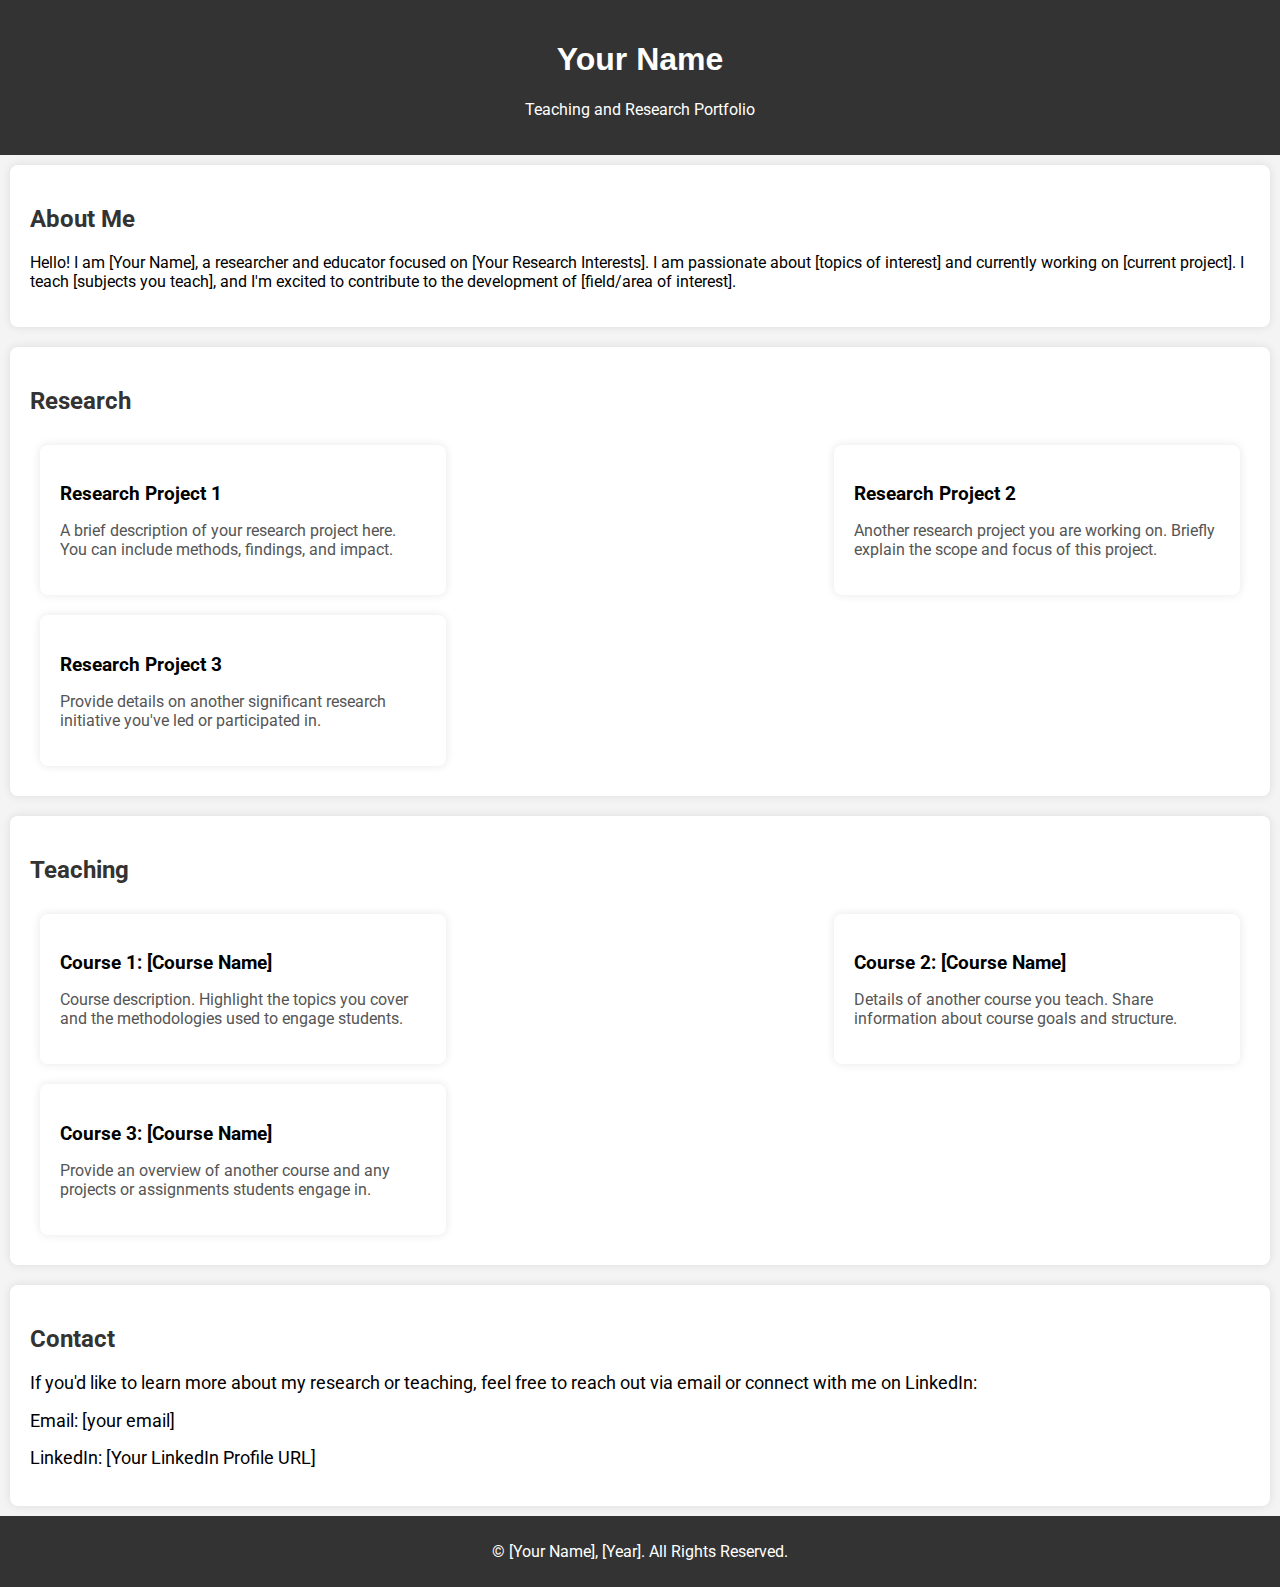
<file: index.html>
<!DOCTYPE html>
<html lang="en">
<head>
    <meta charset="UTF-8">
    <meta name="viewport" content="width=device-width, initial-scale=1.0">
    <meta http-equiv="X-UA-Compatible" content="ie=edge">
    <title>Your Name - Teaching and Research Portfolio</title>
    <link href="https://fonts.googleapis.com/css2?family=Roboto:wght@400;700&family=Khmer+OS+Moul&display=swap" rel="stylesheet">
    <link rel="stylesheet" href="styles.css"> <!-- Link to the external CSS file -->
</head>
<body>

    <header>
        <h1>Your Name</h1>
        <p>Teaching and Research Portfolio</p>
    </header>

    <section>
        <h2>About Me</h2>
        <p>Hello! I am [Your Name], a researcher and educator focused on [Your Research Interests]. I am passionate about [topics of interest] and currently working on [current project]. I teach [subjects you teach], and I'm excited to contribute to the development of [field/area of interest].</p>
    </section>

    <section>
        <h2>Research</h2>
        <div class="content">
            <div class="card">
                <h3>Research Project 1</h3>
                <p>A brief description of your research project here. You can include methods, findings, and impact.</p>
            </div>
            <div class="card">
                <h3>Research Project 2</h3>
                <p>Another research project you are working on. Briefly explain the scope and focus of this project.</p>
            </div>
            <div class="card">
                <h3>Research Project 3</h3>
                <p>Provide details on another significant research initiative you've led or participated in.</p>
            </div>
        </div>
    </section>

    <section>
        <h2>Teaching</h2>
        <div class="content">
            <div class="card">
                <h3>Course 1: [Course Name]</h3>
                <p>Course description. Highlight the topics you cover and the methodologies used to engage students.</p>
            </div>
            <div class="card">
                <h3>Course 2: [Course Name]</h3>
                <p>Details of another course you teach. Share information about course goals and structure.</p>
            </div>
            <div class="card">
                <h3>Course 3: [Course Name]</h3>
                <p>Provide an overview of another course and any projects or assignments students engage in.</p>
            </div>
        </div>
    </section>

    <section class="contact-info">
        <h2>Contact</h2>
        <p>If you'd like to learn more about my research or teaching, feel free to reach out via email or connect with me on LinkedIn:</p>
        <p>Email: [your email]</p>
        <p>LinkedIn: [Your LinkedIn Profile URL]</p>
    </section>

    <footer>
        <p>&copy; [Your Name], [Year]. All Rights Reserved.</p>
    </footer>

</body>
</html>
</file>
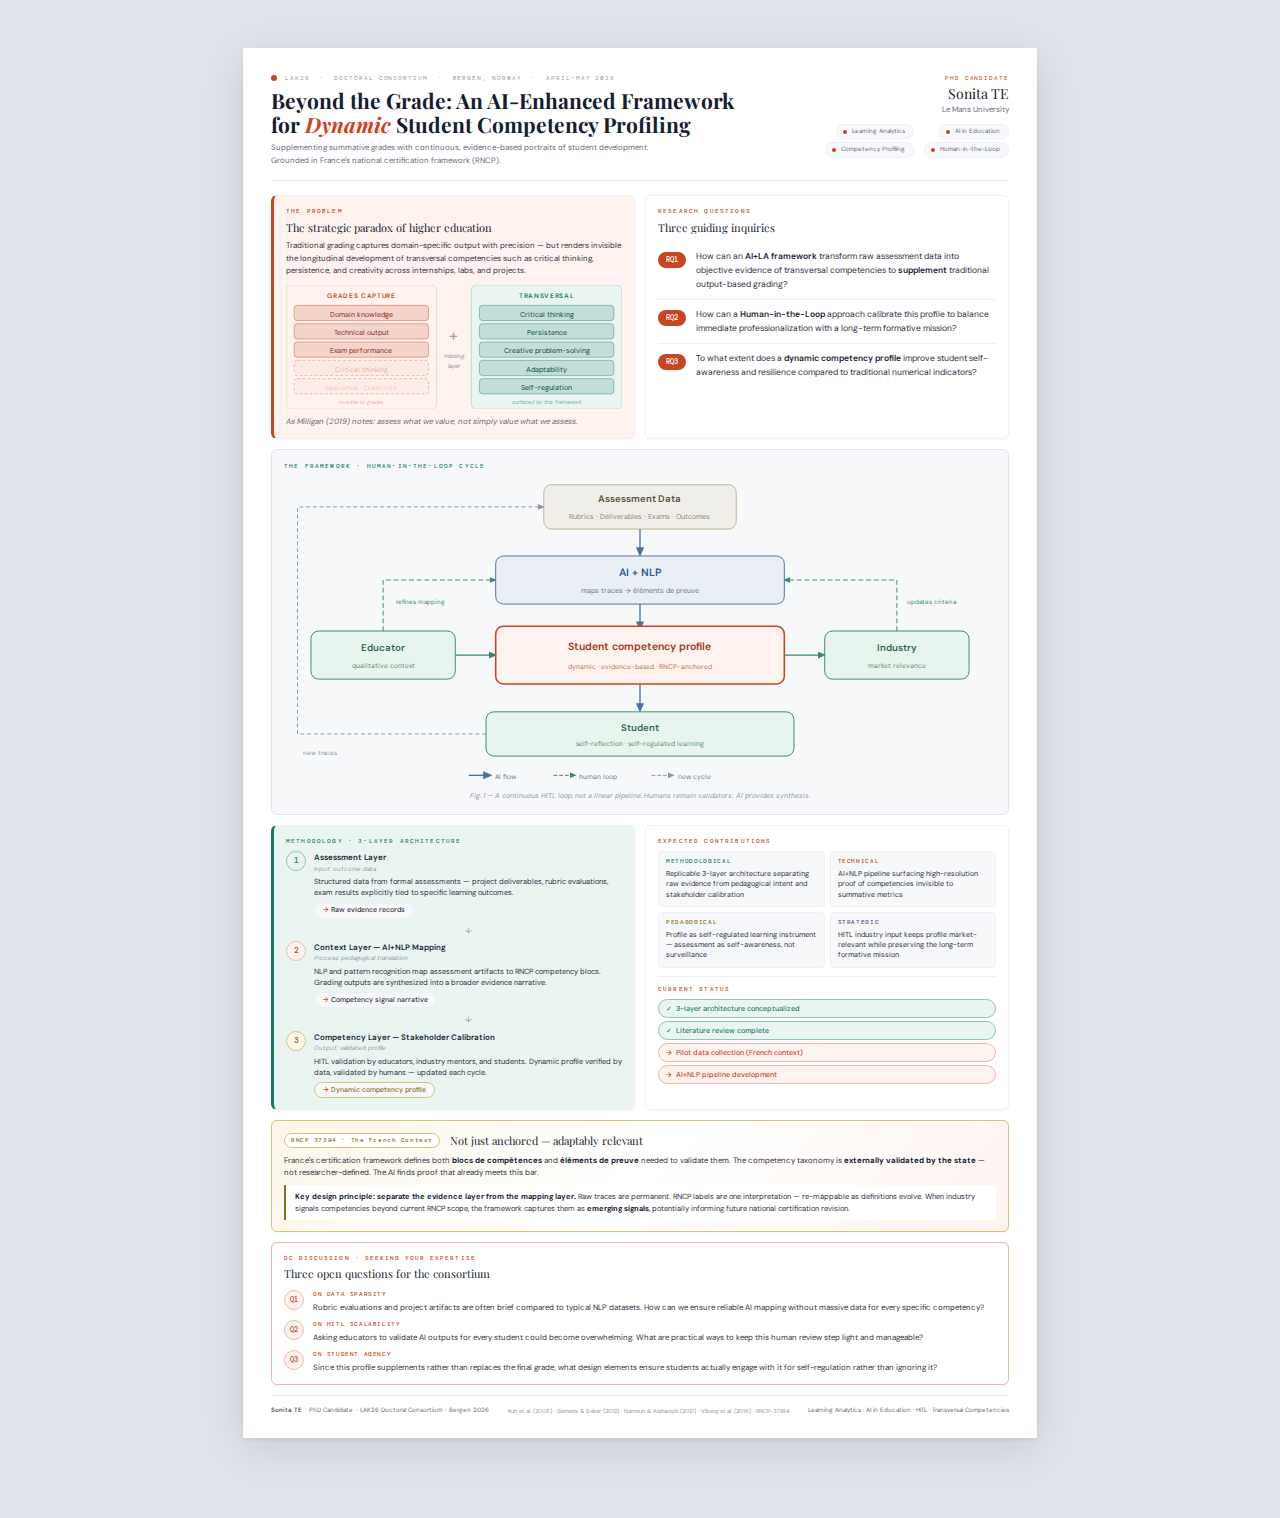
<file: lak26_poster.html>
<!DOCTYPE html>
<html lang="en">
<head>
<meta charset="UTF-8">
<meta name="viewport" content="width=device-width, initial-scale=1.0">
<title>LAK26 DC Poster – Sonita TE</title>
<link href="https://fonts.googleapis.com/css2?family=Playfair+Display:ital,wght@0,700;1,700&family=DM+Sans:wght@300;400;500;600&family=DM+Mono:wght@400;500&display=swap" rel="stylesheet">
<style>
  :root {
    --bg:       #ffffff;
    --bg-soft:  #f7f8fa;
    --bg-card:  #ffffff;
    --border:   #e2e5ec;
    --border-lt:#edf0f5;
    --navy:     #141e33;
    --text:     #2a3040;
    --text-mid: #636b7e;
    --text-lt:  #9099ae;
    --coral:    #c94420;
    --coral-bg: #fef3ef;
    --coral-bd: #f0b8a8;
    --teal:     #167a6a;
    --teal-bg:  #eaf5f2;
    --teal-bd:  #90c4b5;
    --gold:     #8a6e20;
    --gold-bg:  #fbf6e8;
    --gold-bd:  #d8c278;
    --purple:   #5e4590;
  }
  * { margin:0; padding:0; box-sizing:border-box; }
  html, body {
    background: #dfe3ea;
    display: flex;
    justify-content: center;
    padding: 24px 0 40px;
  }
  .poster {
    width: 794px;
    min-height: 1123px;
    background: var(--bg);
    padding: 26px 28px 22px;
    font-family: 'DM Sans', sans-serif;
    color: var(--text);
    font-size: 8px;
    line-height: 1.55;
    box-shadow: 0 2px 4px rgba(0,0,0,.06), 0 10px 40px rgba(0,0,0,.1);
  }

  /* ── HEADER ── */
  .header {
    display: grid; grid-template-columns: 1fr auto; gap: 20px;
    padding-bottom: 14px; border-bottom: 1px solid var(--border); margin-bottom: 14px;
  }
  .conf-tag { display:flex; align-items:center; gap:8px; margin-bottom:6px; }
  .dot { width:6px; height:6px; background:var(--coral); border-radius:50%; flex-shrink:0; }
  .conf-label { font-family:'DM Mono',monospace; font-size:5.8px; letter-spacing:.16em; color:var(--text-lt); text-transform:uppercase; }
  .main-title { font-family:'Playfair Display',serif; font-size:21px; font-weight:700; line-height:1.13; color:var(--navy); margin-bottom:5px; }
  .main-title em { font-style:italic; color:var(--coral); }
  .subtitle { font-size:7.8px; color:var(--text-mid); line-height:1.55; max-width:390px; }
  .header-right { text-align:right; min-width:120px; }
  .phd-label { font-family:'DM Mono',monospace; font-size:5.8px; letter-spacing:.16em; color:var(--coral); text-transform:uppercase; margin-bottom:3px; }
  .author-name { font-family:'Playfair Display',serif; font-size:14px; color:var(--navy); line-height:1.2; }
  .university { font-size:7.8px; color:var(--text-mid); margin-bottom:9px; }
  .tags { display:grid; grid-template-columns:1fr 1fr; gap:3px 6px; justify-items:end; }
  .tag {
    justify-self:end; display:inline-flex; align-items:center;
    font-size:6.2px; color:var(--text-mid); background:var(--bg-soft);
    padding:2px 8px 2px 6px; border-radius:10px; border:0.5px solid var(--border-lt); white-space:nowrap;
  }
  .tag-dot { width:4px; height:4px; background:var(--coral); border-radius:50%; margin-right:5px; flex-shrink:0; }

  /* ── LAYOUT ── */
  .two-col { display:grid; grid-template-columns:1fr 1fr; gap:10px; margin-bottom:10px; }
  .full-w  { margin-bottom:10px; }

  /* ── CARDS ── */
  .card {
    background:var(--bg-card); border:1px solid var(--border-lt);
    border-radius:6px; padding:11px 12px; box-shadow:0 1px 3px rgba(0,0,0,.03);
  }
  .card-coral { border-left:3px solid var(--coral); background:var(--coral-bg); }
  .card-teal  { border-left:3px solid var(--teal);  background:var(--teal-bg); }

  .sec-label {
    font-family:'DM Mono',monospace; font-size:5.8px; letter-spacing:.2em;
    text-transform:uppercase; color:var(--coral); margin-bottom:5px; font-weight:500;
  }
  .sec-label.teal { color:var(--teal); }
  .card-title { font-family:'Playfair Display',serif; font-size:11px; color:var(--navy); line-height:1.25; margin-bottom:5px; }
  p { font-size:7.8px; color:var(--text); margin-bottom:4px; line-height:1.6; }
  p:last-child { margin-bottom:0; }

  /* ── RQ ── */
  .rq-list { list-style:none; display:flex; flex-direction:column; gap:0; }
  .rq-item {
    display:flex; gap:10px; padding:8px 0;
    border-bottom:0.5px solid var(--border-lt); align-items:flex-start;
  }
  .rq-item:last-child { border-bottom:none; padding-bottom:0; }
  .rq-num {
    font-family:'DM Mono',monospace; font-size:6.5px; color:#fff;
    background:var(--coral); border-radius:10px;
    width:28px; height:16px; display:flex; align-items:center; justify-content:center;
    flex-shrink:0; margin-top:2px; font-weight:500; letter-spacing:.04em;
  }
  .rq-text { font-size:8.5px; color:var(--text); line-height:1.6; }
  .rq-text strong { color:var(--navy); font-weight:600; }

  /* ── DIAGRAM ── */
  .diagram-wrap { background:var(--bg-soft); border:1px solid var(--border); border-radius:6px; padding:12px; }
  .diagram-cap { font-size:7px; color:var(--text-lt); font-style:italic; text-align:center; margin-top:6px; }

  /* ── LAYERS ── */
  .layers { display:flex; flex-direction:column; gap:5px; margin-top:5px; }
  .layer { display:grid; grid-template-columns:20px 1fr; gap:8px; align-items:start; }
  .lnum {
    width:20px; height:20px; border-radius:50%;
    display:flex; align-items:center; justify-content:center;
    font-family:'DM Mono',monospace; font-size:7.5px; flex-shrink:0; font-weight:500;
  }
  .l1 { background:var(--teal-bg); color:var(--teal); border:1px solid var(--teal-bd); }
  .l2 { background:var(--coral-bg); color:var(--coral); border:1px solid var(--coral-bd); }
  .l3 { background:var(--gold-bg); color:var(--gold); border:1px solid var(--gold-bd); }
  .l-title { font-size:8px; font-weight:600; color:var(--navy); margin-bottom:1px; }
  .l-sub   { font-size:6.2px; color:var(--text-lt); margin-bottom:2px; font-style:italic; }
  .l-body  { font-size:7.5px; color:var(--text); line-height:1.5; }
  .l-out {
    display:inline-flex; align-items:center; gap:3px;
    background:var(--bg-soft); border-radius:10px;
    padding:1.5px 8px; font-size:7px; color:var(--text); margin-top:4px;
    border:0.5px solid var(--border-lt); font-weight:500;
  }
  .l-out::before { content:'→'; color:var(--coral); }
  .flow-arr { text-align:center; color:var(--text-lt); font-size:8px; margin-left:28px; }

  /* ── CONTRIBUTIONS ── */
  .contrib-grid { display:grid; grid-template-columns:1fr 1fr; gap:5px; margin-top:5px; }
  .contrib-item { background:var(--bg-soft); border-radius:4px; padding:6px 7px; border:0.5px solid var(--border-lt); }
  .c-type { font-family:'DM Mono',monospace; font-size:5.5px; letter-spacing:.12em; text-transform:uppercase; margin-bottom:2px; font-weight:500; }
  .c-type.me { color:var(--teal); } .c-type.te { color:var(--coral); }
  .c-type.pe { color:var(--gold); } .c-type.st { color:var(--purple); }
  .c-text { font-size:7.2px; color:var(--text); line-height:1.45; }

  /* ── STATUS ── */
  .status-grid { display:flex; flex-direction:column; gap:3px; margin-top:5px; }
  .s-item { display:flex; align-items:center; gap:5px; padding:3px 7px; border-radius:10px; font-size:7.2px; font-weight:500; }
  .s-done { background:var(--teal-bg); border:0.5px solid var(--teal-bd); color:var(--teal); }
  .s-prog { background:var(--coral-bg); border:0.5px solid var(--coral-bd); color:var(--coral); }

  hr.div { border:none; border-top:0.5px solid var(--border-lt); margin:8px 0; }

  /* ── RNCP ── */
  .rncp-box {
    background:linear-gradient(135deg,var(--gold-bg) 0%,#fff 50%,var(--coral-bg) 100%);
    border:0.5px solid var(--gold-bd); border-radius:6px; padding:11px 12px; margin-bottom:10px;
    box-shadow:0 1px 3px rgba(0,0,0,.03);
  }
  .rncp-head { display:flex; align-items:center; gap:10px; margin-bottom:5px; }
  .rncp-badge {
    font-family:'DM Mono',monospace; font-size:5.8px; color:var(--gold);
    background:#fff; border:0.5px solid var(--gold-bd);
    padding:2px 6px; border-radius:10px; letter-spacing:.1em; flex-shrink:0; font-weight:500;
  }
  .rncp-title { font-family:'Playfair Display',serif; font-size:11px; color:var(--navy); }
  .rncp-body { font-size:7.8px; color:var(--text); line-height:1.6; }
  .rncp-body strong { color:var(--navy); }
  .principle {
    background:#fff; border-left:2px solid var(--gold);
    padding:6px 9px; margin-top:6px; border-radius:0 4px 4px 0;
    font-size:7.5px; color:var(--text); line-height:1.55;
  }
  .principle strong { color:var(--navy); }

  /* ── DC ── */
  .dc-box {
    background:var(--bg-card); border:0.5px solid var(--coral-bd);
    border-radius:6px; padding:11px 12px; margin-bottom:10px;
    box-shadow:0 1px 3px rgba(0,0,0,.03);
  }
  .dc-label { font-family:'DM Mono',monospace; font-size:5.8px; letter-spacing:.18em; text-transform:uppercase; color:var(--coral); margin-bottom:2px; font-weight:500; }
  .dc-title { font-family:'Playfair Display',serif; font-size:11px; color:var(--navy); margin-bottom:8px; }
  .dc-qs { display:flex; flex-direction:column; gap:7px; }
  .dc-q { display:grid; grid-template-columns:22px 1fr; gap:7px; align-items:start; }
  .dc-icon {
    width:20px; height:20px; background:var(--coral-bg); border:0.5px solid var(--coral-bd);
    border-radius:50%; display:flex; align-items:center; justify-content:center;
    font-family:'DM Mono',monospace; font-size:6.5px; color:var(--coral); flex-shrink:0; font-weight:500;
  }
  .dc-qlabel { font-family:'DM Mono',monospace; font-size:6px; color:var(--coral); letter-spacing:.1em; text-transform:uppercase; margin-bottom:2px; font-weight:500; }
  .dc-qtext  { font-size:7.8px; color:var(--text); line-height:1.5; }

  /* ── FOOTER ── */
  .footer {
    border-top:0.5px solid var(--border); padding-top:10px; margin-top:6px;
    display:flex; justify-content:space-between; align-items:center; gap:10px;
  }
  .f-left  { font-size:6.2px; color:var(--text-mid); }
  .f-left strong { color:var(--text); font-weight:500; }
  .f-mid   { font-size:5.8px; color:var(--text-lt); text-align:center; }
  .f-right { font-size:6.2px; color:var(--text-mid); text-align:right; }
</style>
</head>
<body>
<div class="poster">

  <!-- HEADER -->
  <div class="header">
    <div>
      <div class="conf-tag">
        <div class="dot"></div>
        <span class="conf-label">LAK26 &nbsp;·&nbsp; Doctoral Consortium &nbsp;·&nbsp; Bergen, Norway &nbsp;·&nbsp; April–May 2026</span>
      </div>
      <div class="main-title">Beyond the Grade: An AI-Enhanced Framework<br>for <em>Dynamic</em> Student Competency Profiling</div>
      <div class="subtitle" style="margin-top:5px;">Supplementing summative grades with continuous, evidence-based portraits of student development.<br>Grounded in France's national certification framework (RNCP).</div>
    </div>
    <div class="header-right">
      <div class="phd-label">PhD Candidate</div>
      <div class="author-name">Sonita TE</div>
      <div class="university">Le Mans University</div>
      <div class="tags">
        <div class="tag"><span class="tag-dot"></span>Learning Analytics</div>
        <div class="tag"><span class="tag-dot"></span>AI in Education</div>
        <div class="tag"><span class="tag-dot"></span>Competency Profiling</div>
        <div class="tag"><span class="tag-dot"></span>Human-in-the-Loop</div>
      </div>
    </div>
  </div>

  <!-- ROW 1: Problem + RQs -->
  <div class="two-col">
    <div class="card card-coral">
      <div class="sec-label">The Problem</div>
      <div class="card-title">The strategic paradox of higher education</div>
      <p>Traditional grading captures domain-specific output with precision — but renders invisible the longitudinal development of transversal competencies such as critical thinking, persistence, and creativity across internships, labs, and projects.</p>

      <svg viewBox="0 0 330 122" xmlns="http://www.w3.org/2000/svg" style="width:100%;display:block;margin:8px 0 6px;">
        <!-- Left: Grades capture -->
        <rect x="0" y="0" width="148" height="122" rx="5" fill="#fef3ef" stroke="#f0b8a8" stroke-width="0.5"/>
        <text x="74" y="13" text-anchor="middle" font-family="DM Sans" font-size="6.5" fill="#c94420" font-weight="600" letter-spacing="0.1em">GRADES CAPTURE</text>
        <rect x="8" y="20" width="132" height="15" rx="3" fill="#c94420" fill-opacity="0.18" stroke="#c94420" stroke-width="0.4"/>
        <text x="74" y="31" text-anchor="middle" font-family="DM Sans" font-size="7" fill="#8a3010">Domain knowledge</text>
        <rect x="8" y="38" width="132" height="15" rx="3" fill="#c94420" fill-opacity="0.18" stroke="#c94420" stroke-width="0.4"/>
        <text x="74" y="49" text-anchor="middle" font-family="DM Sans" font-size="7" fill="#8a3010">Technical output</text>
        <rect x="8" y="56" width="132" height="15" rx="3" fill="#c94420" fill-opacity="0.18" stroke="#c94420" stroke-width="0.4"/>
        <text x="74" y="67" text-anchor="middle" font-family="DM Sans" font-size="7" fill="#8a3010">Exam performance</text>
        <rect x="8" y="74" width="132" height="15" rx="3" fill="#c94420" fill-opacity="0.05" stroke="#c94420" stroke-width="0.3" stroke-dasharray="3,2"/>
        <text x="74" y="85" text-anchor="middle" font-family="DM Sans" font-size="6.5" fill="#c94420" fill-opacity="0.4">Critical thinking</text>
        <rect x="8" y="92" width="132" height="15" rx="3" fill="#c94420" fill-opacity="0.03" stroke="#c94420" stroke-width="0.3" stroke-dasharray="3,2"/>
        <text x="74" y="103" text-anchor="middle" font-family="DM Sans" font-size="6.5" fill="#c94420" fill-opacity="0.28">Resilience · Creativity</text>
        <text x="74" y="117" text-anchor="middle" font-family="DM Sans" font-size="5.5" fill="#c94420" fill-opacity="0.4" font-style="italic">invisible to grades</text>
        <!-- Middle -->
        <text x="165" y="55" text-anchor="middle" font-family="DM Sans" font-size="16" fill="#9099ae">+</text>
        <text x="165" y="72" text-anchor="middle" font-family="DM Sans" font-size="6" fill="#9099ae" font-style="italic">missing</text>
        <text x="165" y="82" text-anchor="middle" font-family="DM Sans" font-size="6" fill="#9099ae" font-style="italic">layer</text>
        <!-- Right: Transversal -->
        <rect x="182" y="0" width="148" height="122" rx="5" fill="#eaf5f2" stroke="#90c4b5" stroke-width="0.5"/>
        <text x="256" y="13" text-anchor="middle" font-family="DM Sans" font-size="6.5" fill="#167a6a" font-weight="600" letter-spacing="0.1em">TRANSVERSAL</text>
        <rect x="190" y="20" width="132" height="15" rx="3" fill="#167a6a" fill-opacity="0.18" stroke="#167a6a" stroke-width="0.4"/>
        <text x="256" y="31" text-anchor="middle" font-family="DM Sans" font-size="7" fill="#0a4a3a">Critical thinking</text>
        <rect x="190" y="38" width="132" height="15" rx="3" fill="#167a6a" fill-opacity="0.18" stroke="#167a6a" stroke-width="0.4"/>
        <text x="256" y="49" text-anchor="middle" font-family="DM Sans" font-size="7" fill="#0a4a3a">Persistence</text>
        <rect x="190" y="56" width="132" height="15" rx="3" fill="#167a6a" fill-opacity="0.18" stroke="#167a6a" stroke-width="0.4"/>
        <text x="256" y="67" text-anchor="middle" font-family="DM Sans" font-size="7" fill="#0a4a3a">Creative problem-solving</text>
        <rect x="190" y="74" width="132" height="15" rx="3" fill="#167a6a" fill-opacity="0.18" stroke="#167a6a" stroke-width="0.4"/>
        <text x="256" y="85" text-anchor="middle" font-family="DM Sans" font-size="7" fill="#0a4a3a">Adaptability</text>
        <rect x="190" y="92" width="132" height="15" rx="3" fill="#167a6a" fill-opacity="0.18" stroke="#167a6a" stroke-width="0.4"/>
        <text x="256" y="103" text-anchor="middle" font-family="DM Sans" font-size="7" fill="#0a4a3a">Self-regulation</text>
        <text x="256" y="117" text-anchor="middle" font-family="DM Sans" font-size="5.5" fill="#167a6a" fill-opacity="0.6" font-style="italic">surfaced by this framework</text>
      </svg>

      <p style="font-style:italic;color:var(--text-mid);">As Milligan (2019) notes: assess what we value, not simply value what we assess.</p>
    </div>

    <div class="card">
      <div class="sec-label">Research Questions</div>
      <div class="card-title" style="margin-bottom:8px;">Three guiding inquiries</div>
      <ul class="rq-list">
        <li class="rq-item">
          <span class="rq-num">RQ1</span>
          <span class="rq-text">How can an <strong>AI+LA framework</strong> transform raw assessment data into objective evidence of transversal competencies to <strong>supplement</strong> traditional output-based grading?</span>
        </li>
        <li class="rq-item">
          <span class="rq-num">RQ2</span>
          <span class="rq-text">How can a <strong>Human-in-the-Loop</strong> approach calibrate this profile to balance immediate professionalization with a long-term formative mission?</span>
        </li>
        <li class="rq-item">
          <span class="rq-num">RQ3</span>
          <span class="rq-text">To what extent does a <strong>dynamic competency profile</strong> improve student self-awareness and resilience compared to traditional numerical indicators?</span>
        </li>
      </ul>
    </div>
  </div>

  <!-- ROW 2: Framework Diagram -->
  <div class="diagram-wrap full-w">
    <div class="sec-label teal">The Framework · Human-in-the-Loop Cycle</div>
    <svg viewBox="0 0 740 318" xmlns="http://www.w3.org/2000/svg" style="width:100%;display:block;margin:8px 0 2px;">
      <defs>
        <marker id="aBlue"  markerWidth="7" markerHeight="7" refX="5" refY="3" orient="auto"><path d="M0,0 L0,6 L7,3 z" fill="#4a72a0"/></marker>
        <marker id="aGreen" markerWidth="7" markerHeight="7" refX="5" refY="3" orient="auto"><path d="M0,0 L0,6 L7,3 z" fill="#3a8a5f"/></marker>
        <marker id="aGray"  markerWidth="7" markerHeight="7" refX="5" refY="3" orient="auto"><path d="M0,0 L0,6 L7,3 z" fill="#8a95a8"/></marker>
      </defs>

      <!-- Assessment Data (beige) -->
      <rect x="270" y="6" width="200" height="46" rx="8" fill="#f0eee8" stroke="#c0b090" stroke-width="1"/>
      <text x="370" y="24" text-anchor="middle" font-family="DM Sans" font-size="10" fill="#5a5040" font-weight="600">Assessment Data</text>
      <text x="370" y="42" text-anchor="middle" font-family="DM Sans" font-size="7.5" fill="#908878">Rubrics · Deliverables · Exams · Outcomes</text>

      <!-- Assessment Data → AI+NLP -->
      <line x1="370" y1="52" x2="370" y2="78" stroke="#4a72a0" stroke-width="1.4" marker-end="url(#aBlue)"/>

      <!-- AI+NLP (blue) -->
      <rect x="220" y="80" width="300" height="50" rx="8" fill="#eaeff6" stroke="#4a72a0" stroke-width="1"/>
      <text x="370" y="101" text-anchor="middle" font-family="DM Sans" font-size="11" fill="#2a5a8a" font-weight="600">AI + NLP</text>
      <text x="370" y="118" text-anchor="middle" font-family="DM Sans" font-size="7.5" fill="#6a7a90">maps traces → éléments de preuve</text>

      <!-- AI+NLP → Profile -->
      <line x1="370" y1="130" x2="370" y2="155" stroke="#4a72a0" stroke-width="1.4" marker-end="url(#aBlue)"/>

      <!-- Educator (green, left) -->
      <rect x="28" y="158" width="150" height="50" rx="8" fill="#e8f4ee" stroke="#3a8a5f" stroke-width="1"/>
      <text x="103" y="179" text-anchor="middle" font-family="DM Sans" font-size="10" fill="#2a6a4a" font-weight="600">Educator</text>
      <text x="103" y="196" text-anchor="middle" font-family="DM Sans" font-size="7" fill="#5a8a6a">qualitative context</text>

      <!-- Student competency profile (coral, center) -->
      <rect x="220" y="153" width="300" height="60" rx="8" fill="#fef3ef" stroke="#c94420" stroke-width="1.6"/>
      <text x="370" y="178" text-anchor="middle" font-family="DM Sans" font-size="11" fill="#a03818" font-weight="600">Student competency profile</text>
      <text x="370" y="197" text-anchor="middle" font-family="DM Sans" font-size="7" fill="#c07050">dynamic · evidence-based · RNCP-anchored</text>

      <!-- Industry (green, right) -->
      <rect x="562" y="158" width="150" height="50" rx="8" fill="#e8f4ee" stroke="#3a8a5f" stroke-width="1"/>
      <text x="637" y="179" text-anchor="middle" font-family="DM Sans" font-size="10" fill="#2a6a4a" font-weight="600">Industry</text>
      <text x="637" y="196" text-anchor="middle" font-family="DM Sans" font-size="7" fill="#5a8a6a">market relevance</text>

      <!-- Educator → Profile -->
      <line x1="178" y1="183" x2="219" y2="183" stroke="#3a8a5f" stroke-width="1.2" marker-end="url(#aGreen)"/>
      <!-- Profile → Industry -->
      <line x1="520" y1="183" x2="561" y2="183" stroke="#3a8a5f" stroke-width="1.2" marker-end="url(#aGreen)"/>

      <!-- Profile → Student -->
      <line x1="370" y1="213" x2="370" y2="240" stroke="#4a72a0" stroke-width="1.4" marker-end="url(#aBlue)"/>

      <!-- Student (green, bottom) -->
      <rect x="210" y="242" width="320" height="46" rx="8" fill="#e8f4ee" stroke="#3a8a5f" stroke-width="1"/>
      <text x="370" y="262" text-anchor="middle" font-family="DM Sans" font-size="10" fill="#2a6a4a" font-weight="600">Student</text>
      <text x="370" y="278" text-anchor="middle" font-family="DM Sans" font-size="7" fill="#5a8a6a">self-reflection · self-regulated learning</text>

      <!-- Human loop LEFT: Educator up → horizontal → AI+NLP -->
      <path d="M103,158 L103,105 L219,105" stroke="#3a8a5f" stroke-width="1" fill="none" stroke-dasharray="5,3" marker-end="url(#aGreen)"/>
      <text x="116" y="130" font-family="DM Sans" font-size="6.5" fill="#3a8a5f">refines mapping</text>

      <!-- Human loop RIGHT: Industry up → horizontal → AI+NLP -->
      <path d="M637,158 L637,105 L521,105" stroke="#3a8a5f" stroke-width="1" fill="none" stroke-dasharray="5,3" marker-end="url(#aGreen)"/>
      <text x="648" y="130" font-family="DM Sans" font-size="6.5" fill="#3a8a5f">updates criteria</text>

      <!-- New cycle: Student → outer left → Assessment Data -->
      <path d="M210,265 L14,265 L14,29 L269,29" stroke="#8a95a8" stroke-width="1" fill="none" stroke-dasharray="4,3" marker-end="url(#aGray)"/>
      <text x="20" y="287" font-family="DM Sans" font-size="6.5" fill="#8a95a8">new traces</text>

      <!-- Legend -->
      <line x1="192" y1="308" x2="214" y2="308" stroke="#4a72a0" stroke-width="1.4" marker-end="url(#aBlue)"/>
      <text x="219" y="312" font-family="DM Sans" font-size="7" fill="#6a7a90">AI flow</text>
      <line x1="280" y1="308" x2="302" y2="308" stroke="#3a8a5f" stroke-width="1" stroke-dasharray="4,2" marker-end="url(#aGreen)"/>
      <text x="307" y="312" font-family="DM Sans" font-size="7" fill="#6a7a90">human loop</text>
      <line x1="382" y1="308" x2="404" y2="308" stroke="#8a95a8" stroke-width="1" stroke-dasharray="4,2" marker-end="url(#aGray)"/>
      <text x="409" y="312" font-family="DM Sans" font-size="7" fill="#6a7a90">new cycle</text>
    </svg>
    <div class="diagram-cap">Fig. 1 — A continuous HITL loop, not a linear pipeline. Humans remain validators; AI provides synthesis.</div>
  </div>

  <!-- ROW 3: Methodology + Contributions -->
  <div class="two-col">
    <div class="card card-teal">
      <div class="sec-label teal">Methodology · 3-Layer Architecture</div>
      <div class="layers">
        <div class="layer">
          <div class="lnum l1">1</div>
          <div>
            <div class="l-title">Assessment Layer</div>
            <div class="l-sub">Input: outcome data</div>
            <div class="l-body">Structured data from formal assessments — project deliverables, rubric evaluations, exam results explicitly tied to specific learning outcomes.</div>
            <span class="l-out">Raw evidence records</span>
          </div>
        </div>
        <div class="flow-arr">↓</div>
        <div class="layer">
          <div class="lnum l2">2</div>
          <div>
            <div class="l-title">Context Layer — AI+NLP Mapping</div>
            <div class="l-sub">Process: pedagogical translation</div>
            <div class="l-body">NLP and pattern recognition map assessment artifacts to RNCP competency blocs. Grading outputs are synthesized into a broader evidence narrative.</div>
            <span class="l-out">Competency signal narrative</span>
          </div>
        </div>
        <div class="flow-arr">↓</div>
        <div class="layer">
          <div class="lnum l3">3</div>
          <div>
            <div class="l-title">Competency Layer — Stakeholder Calibration</div>
            <div class="l-sub">Output: validated profile</div>
            <div class="l-body">HITL validation by educators, industry mentors, and students. Dynamic profile verified by data, validated by humans — updated each cycle.</div>
            <span class="l-out" style="border-color:var(--gold-bd);color:var(--gold);">Dynamic competency profile</span>
          </div>
        </div>
      </div>
    </div>

    <div class="card">
      <div class="sec-label">Expected Contributions</div>
      <div class="contrib-grid">
        <div class="contrib-item"><div class="c-type me">Methodological</div><div class="c-text">Replicable 3-layer architecture separating raw evidence from pedagogical intent and stakeholder calibration</div></div>
        <div class="contrib-item"><div class="c-type te">Technical</div><div class="c-text">AI+NLP pipeline surfacing high-resolution proof of competencies invisible to summative metrics</div></div>
        <div class="contrib-item"><div class="c-type pe">Pedagogical</div><div class="c-text">Profile as self-regulated learning instrument — assessment as self-awareness, not surveillance</div></div>
        <div class="contrib-item"><div class="c-type st">Strategic</div><div class="c-text">HITL industry input keeps profile market-relevant while preserving the long-term formative mission</div></div>
      </div>
      <hr class="div">
      <div class="sec-label">Current Status</div>
      <div class="status-grid">
        <div class="s-item s-done">✓&ensp;3-layer architecture conceptualized</div>
        <div class="s-item s-done">✓&ensp;Literature review complete</div>
        <div class="s-item s-prog">→&ensp;Pilot data collection (French context)</div>
        <div class="s-item s-prog">→&ensp;AI+NLP pipeline development</div>
      </div>
    </div>
  </div>

  <!-- RNCP -->
  <div class="rncp-box">
    <div class="rncp-head">
      <div class="rncp-badge">RNCP 37394 · The French Context</div>
      <div class="rncp-title">Not just anchored — adaptably relevant</div>
    </div>
    <div class="rncp-body">
      France's certification framework defines both <strong>blocs de compétences</strong> and <strong>éléments de preuve</strong> needed to validate them. The competency taxonomy is <strong>externally validated by the state</strong> — not researcher-defined. The AI finds proof that already meets this bar.
    </div>
    <div class="principle">
      <strong>Key design principle: separate the evidence layer from the mapping layer.</strong> Raw traces are permanent. RNCP labels are one interpretation — re-mappable as definitions evolve. When industry signals competencies beyond current RNCP scope, the framework captures them as <strong>emerging signals</strong>, potentially informing future national certification revision.
    </div>
  </div>

  <!-- DC Discussion -->
  <div class="dc-box">
    <div class="dc-label">DC Discussion · Seeking Your Expertise</div>
    <div class="dc-title">Three open questions for the consortium</div>
    <div class="dc-qs">
      <div class="dc-q">
        <div class="dc-icon">Q1</div>
        <div>
          <div class="dc-qlabel">On Data Sparsity</div>
          <div class="dc-qtext">Rubric evaluations and project artifacts are often brief compared to typical NLP datasets. How can we ensure reliable AI mapping without massive data for every specific competency?</div>
        </div>
      </div>
      <div class="dc-q">
        <div class="dc-icon">Q2</div>
        <div>
          <div class="dc-qlabel">On HITL Scalability</div>
          <div class="dc-qtext">Asking educators to validate AI outputs for every student could become overwhelming. What are practical ways to keep this human review step light and manageable?</div>
        </div>
      </div>
      <div class="dc-q">
        <div class="dc-icon">Q3</div>
        <div>
          <div class="dc-qlabel">On Student Agency</div>
          <div class="dc-qtext">Since this profile supplements rather than replaces the final grade, what design elements ensure students actually engage with it for self-regulation rather than ignoring it?</div>
        </div>
      </div>
    </div>
  </div>

  <!-- FOOTER -->
  <div class="footer">
    <div class="f-left"><strong>Sonita TE</strong>&ensp;·&ensp;PhD Candidate&ensp;·&ensp;LAK26 Doctoral Consortium&ensp;·&ensp;Bergen 2026</div>
    <div class="f-mid">Kuh et al. (2008) · Siemens &amp; Baker (2012) · Namoun &amp; Alshanqiti (2021) · Viberg et al. (2018) · RNCP-37394</div>
    <div class="f-right">Learning Analytics · AI in Education · HITL · Transversal Competencies</div>
  </div>

</div>
</body>
</html>
</file>
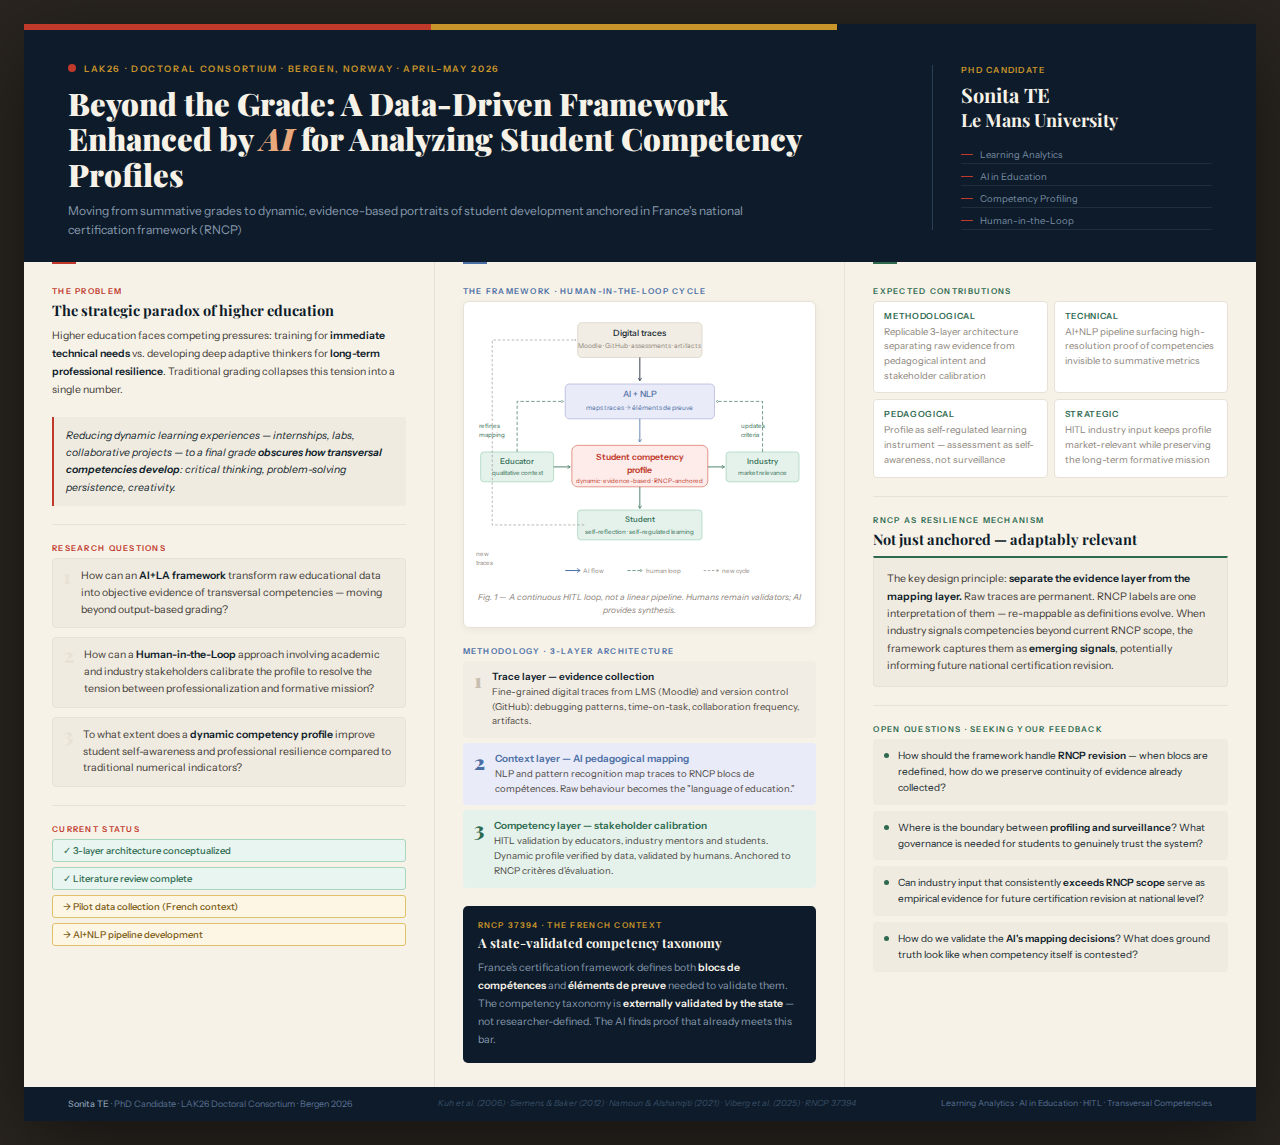
<file: lak26_poster_v2.html>
<!DOCTYPE html>
<html lang="en">
<head>
<meta charset="UTF-8">
<title>LAK26 DC Poster – Sonita TE</title>
<link href="https://fonts.googleapis.com/css2?family=Playfair+Display:ital,wght@0,700;0,900;1,700&family=Instrument+Sans:wght@300;400;500;600&display=swap" rel="stylesheet">
<style>
* { box-sizing: border-box; margin: 0; padding: 0; }

:root {
  --navy:   #0d1b2a;
  --cream:  #f7f2e8;
  --rust:   #c0392b;
  --gold:   #c9952a;
  --sage:   #2d6a4f;
  --steel:  #4a6fa5;
  --mist:   #e8e2d6;
  --smoke:  #8a8278;
  --pale:   #f0ebe0;
}

body {
  background: #2a2520;
  display: flex;
  justify-content: center;
  align-items: flex-start;
  padding: 24px;
  font-family: 'Instrument Sans', sans-serif;
  min-height: 100vh;
}

/* ── POSTER SHELL: A1 landscape ratio ── */
.poster {
  width: 1380px;
  background: var(--cream);
  box-shadow: 0 20px 80px rgba(0,0,0,0.5);
  display: flex;
  flex-direction: column;
  position: relative;
}

/* ── TOP STRIPE ── */
.top-stripe {
  height: 6px;
  background: linear-gradient(90deg, var(--rust) 0%, var(--rust) 33%, var(--gold) 33%, var(--gold) 66%, var(--navy) 66%);
}

/* ── HEADER ── */
.header {
  background: var(--navy);
  padding: 26px 44px 22px;
  display: grid;
  grid-template-columns: 1fr 280px;
  gap: 40px;
  align-items: center;
}

.header-left {}

.conf-badge {
  display: inline-flex;
  align-items: center;
  gap: 8px;
  margin-bottom: 12px;
}

.badge-dot {
  width: 8px; height: 8px;
  border-radius: 50%;
  background: var(--rust);
  flex-shrink: 0;
}

.conf-text {
  font-size: 9px;
  font-weight: 600;
  letter-spacing: 0.18em;
  text-transform: uppercase;
  color: var(--gold);
}

.main-title {
  font-family: 'Playfair Display', serif;
  font-size: 31px;
  font-weight: 900;
  line-height: 1.15;
  color: var(--cream);
  margin-bottom: 10px;
}

.main-title em {
  font-style: italic;
  color: #e8a87c;
}

.main-subtitle {
  font-size: 12px;
  font-weight: 300;
  color: #8a9bb0;
  line-height: 1.55;
  max-width: 700px;
}

.header-right {
  border-left: 1px solid #2a3f55;
  padding-left: 28px;
}

.author-label {
  font-size: 8.5px;
  font-weight: 600;
  letter-spacing: 0.15em;
  text-transform: uppercase;
  color: var(--gold);
  margin-bottom: 6px;
}

.author-name {
  font-family: 'Playfair Display', serif;
  font-size: 20px;
  font-weight: 700;
  color: var(--cream);
  margin-bottom: 0px;
}
.affiliation {
  font-family: 'Playfair Display', serif;
  font-size: 18px;
  font-weight: 700;
  color: var(--cream);
  margin-bottom: 14px;
}

.keyword-list {
  display: flex;
  flex-direction: column;
  gap: 4px;
}

.kw {
  font-size: 9.5px;
  font-weight: 400;
  color: #7a8fa5;
  padding: 3px 0;
  border-bottom: 1px solid #1e2e3d;
  display: flex;
  align-items: center;
  gap: 7px;
}

.kw::before {
  content: '';
  display: inline-block;
  width: 12px; height: 1px;
  background: var(--rust);
  flex-shrink: 0;
}

/* ── BODY GRID: 3 equal cols ── */
.body {
  display: grid;
  grid-template-columns: 1fr 1fr 1fr;
  flex: 1;
}

.col {
  padding: 24px 28px;
  display: flex;
  flex-direction: column;
  gap: 18px;
  border-right: 1px solid var(--mist);
  position: relative;
}

.col:last-child { border-right: none; }

/* Column color accent bars */
.col:nth-child(1)::before { background: var(--rust); }
.col:nth-child(2)::before { background: var(--steel); }
.col:nth-child(3)::before { background: var(--sage); }

.col::before {
  content: '';
  position: absolute;
  top: 0; left: 28px;
  width: 24px; height: 2px;
}

/* ── SECTION ANATOMY ── */
.s-tag {
  font-size: 8px;
  font-weight: 600;
  letter-spacing: 0.16em;
  text-transform: uppercase;
  margin-bottom: 5px;
}

.col:nth-child(1) .s-tag { color: var(--rust); }
.col:nth-child(2) .s-tag { color: var(--steel); }
.col:nth-child(3) .s-tag { color: var(--sage); }

.s-head {
  font-family: 'Playfair Display', serif;
  font-size: 14.5px;
  font-weight: 700;
  color: var(--navy);
  line-height: 1.3;
  margin-bottom: 8px;
}

.s-body {
  font-size: 10.5px;
  font-weight: 300;
  line-height: 1.7;
  color: #3a3530;
}

.s-body + .s-body { margin-top: 5px; }
strong { font-weight: 600; color: var(--navy); }

.divider {
  border: none;
  border-top: 1px solid var(--mist);
}

/* ── CALLOUT ── */
.callout {
  background: var(--pale);
  border-left: 2.5px solid var(--rust);
  padding: 10px 12px;
  border-radius: 0 3px 3px 0;
}
.callout p {
  font-size: 10.5px;
  font-weight: 300;
  line-height: 1.65;
  color: var(--navy);
  font-style: italic;
}

/* ── RQ LIST ── */
.rq-list { display: flex; flex-direction: column; gap: 9px; }

.rq-row {
  display: flex;
  gap: 10px;
  align-items: flex-start;
  padding: 9px 10px;
  background: var(--pale);
  border-radius: 4px;
  border: 1px solid var(--mist);
}

.rq-n {
  font-family: 'Playfair Display', serif;
  font-size: 20px;
  font-weight: 900;
  color: var(--mist);
  line-height: 1;
  flex-shrink: 0;
  margin-top: -2px;
}

.rq-t {
  font-size: 10.5px;
  font-weight: 300;
  line-height: 1.6;
  color: #3a3530;
}

/* ── STATUS CHIPS ── */
.chips { display: flex; flex-direction: column; gap: 5px; }

.chip {
  font-size: 9.5px;
  font-weight: 500;
  padding: 5px 10px;
  border-radius: 3px;
  display: flex;
  align-items: center;
  gap: 7px;
}

.chip-done { background: #e8f5f0; color: var(--sage); border: 1px solid #a8d5c0; }
.chip-next { background: #fef6e4; color: #7a5a10; border: 1px solid #e0c068; }

/* ── DARK PANEL ── */
.dark-panel {
  background: var(--navy);
  border-radius: 5px;
  padding: 14px 15px;
}
.dark-panel .s-tag { color: var(--gold) !important; }
.dark-panel .s-head { color: var(--cream); font-size: 13px; }
.dark-panel .s-body { color: #8a9bb0; }
.dark-panel strong { color: var(--cream); }

/* ── DIAGRAM CARD ── */
.diagram-card {
  background: white;
  border: 1px solid var(--mist);
  border-radius: 6px;
  padding: 14px 10px 10px;
  box-shadow: 0 2px 8px rgba(0,0,0,0.05);
}

.diagram-cap {
  font-size: 8.5px;
  color: var(--smoke);
  text-align: center;
  margin-top: 8px;
  font-style: italic;
  line-height: 1.5;
}

/* ── LAYER STACK ── */
.layers { display: flex; flex-direction: column; gap: 5px; }

.layer {
  display: flex;
  gap: 10px;
  align-items: flex-start;
  padding: 9px 11px;
  border-radius: 4px;
}

.l-num {
  font-family: 'Playfair Display', serif;
  font-size: 20px;
  font-weight: 900;
  line-height: 1;
  flex-shrink: 0;
  margin-top: 0;
}

.l-name { font-size: 10px; font-weight: 600; margin-bottom: 2px; }
.l-desc { font-size: 9.5px; font-weight: 300; line-height: 1.55; color: #4a4540; }

.layer-1 { background: #f2ede4; }
.layer-1 .l-num { color: #c8bfb0; }
.layer-1 .l-name { color: var(--navy); }

.layer-2 { background: #eaebf8; }
.layer-2 .l-num { color: var(--steel); }
.layer-2 .l-name { color: var(--steel); }

.layer-3 { background: #e5f2ec; }
.layer-3 .l-num { color: var(--sage); }
.layer-3 .l-name { color: var(--sage); }

/* ── CONTRIB GRID ── */
.c-grid { display: grid; grid-template-columns: 1fr 1fr; gap: 6px; }

.c-card {
  padding: 9px 10px;
  border: 1px solid var(--mist);
  border-radius: 4px;
  background: white;
}

.c-title {
  font-size: 8.5px;
  font-weight: 600;
  text-transform: uppercase;
  letter-spacing: 0.08em;
  color: var(--sage);
  margin-bottom: 4px;
}

.c-card p {
  font-size: 9.5px;
  font-weight: 300;
  line-height: 1.55;
  color: var(--smoke);
}

/* ── OPEN QUESTIONS ── */
.q-list { display: flex; flex-direction: column; gap: 6px; }

.q-row {
  display: flex;
  gap: 9px;
  align-items: flex-start;
  padding: 9px 11px;
  background: #f0ebe0;
  border-radius: 4px;
}

.q-bullet {
  width: 5px; height: 5px;
  border-radius: 50%;
  background: var(--sage);
  flex-shrink: 0;
  margin-top: 5px;
}

.q-row p {
  font-size: 10px;
  font-weight: 300;
  line-height: 1.58;
  color: var(--navy);
}

/* ── RESILIENCE PANEL ── */
.resilience-panel {
  background: var(--pale);
  border: 1px solid var(--mist);
  border-top: 2px solid var(--sage);
  border-radius: 0 0 4px 4px;
  padding: 12px 13px;
}

.resilience-panel p {
  font-size: 10.5px;
  font-weight: 300;
  line-height: 1.65;
  color: #3a3530;
}

/* ── FOOTER ── */
.footer {
  background: var(--navy);
  padding: 10px 44px;
  display: flex;
  justify-content: space-between;
  align-items: center;
}

.f-left { font-size: 9px; color: #5a7090; line-height: 1.6; }
.f-left strong { color: #8a9bb0; font-weight: 500; }
.f-mid { font-size: 8.5px; color: #3a5068; text-align: center; font-style: italic; line-height: 1.6; }
.f-right { font-size: 8.5px; color: #5a7090; text-align: right; line-height: 1.6; }

svg text { font-family: 'Instrument Sans', sans-serif; }
</style>
</head>
<body>
<div class="poster">

  <div class="top-stripe"></div>

  <!-- HEADER -->
  <div class="header">
    <div class="header-left">
      <div class="conf-badge">
        <div class="badge-dot"></div>
        <span class="conf-text">LAK26 · Doctoral Consortium · Bergen, Norway · April–May 2026</span>
      </div>
      <h1 class="main-title">Beyond the Grade: A Data-Driven Framework<br>Enhanced by <em>AI</em> for Analyzing Student Competency Profiles</h1>
      <p class="main-subtitle">Moving from summative grades to dynamic, evidence-based portraits of student development anchored in France's national certification framework (RNCP)</p>
    </div>
    <div class="header-right">
      <div class="author-label">PhD Candidate</div>
      <div class="author-name">Sonita TE</div>
      <div class="affiliation">Le Mans University</div>
      <div class="keyword-list">
        <span class="kw">Learning Analytics</span>
        <span class="kw">AI in Education</span>
        <span class="kw">Competency Profiling</span>
        <span class="kw">Human-in-the-Loop</span>
        
      </div>
    </div>
  </div>

  <!-- BODY -->
  <div class="body">

    <!-- COL 1: Problem + RQs + Status -->
    <div class="col">

      <div>
        <div class="s-tag">The Problem</div>
        <div class="s-head">The strategic paradox of higher education</div>
        <p class="s-body">Higher education faces competing pressures: training for <strong>immediate technical needs</strong> vs. developing deep adaptive thinkers for <strong>long-term professional resilience</strong>. Traditional grading collapses this tension into a single number.</p>
      </div>

      <div class="callout">
        <p>Reducing dynamic learning experiences — internships, labs, collaborative projects — to a final grade <strong>obscures how transversal competencies develop</strong>: critical thinking, problem-solving persistence, creativity.</p>
      </div>

      <hr class="divider">

      <div>
        <div class="s-tag">Research Questions</div>
        <div class="rq-list">
          <div class="rq-row">
            <span class="rq-n">1</span>
            <p class="rq-t">How can an <strong>AI+LA framework</strong> transform raw educational data into objective evidence of transversal competencies — moving beyond output-based grading?</p>
          </div>
          <div class="rq-row">
            <span class="rq-n">2</span>
            <p class="rq-t">How can a <strong>Human-in-the-Loop</strong> approach involving academic and industry stakeholders calibrate the profile to resolve the tension between professionalization and formative mission?</p>
          </div>
          <div class="rq-row">
            <span class="rq-n">3</span>
            <p class="rq-t">To what extent does a <strong>dynamic competency profile</strong> improve student self-awareness and professional resilience compared to traditional numerical indicators?</p>
          </div>
        </div>
      </div>

      <hr class="divider">

      <div>
        <div class="s-tag">Current Status</div>
        <div class="chips">
          <div class="chip chip-done">✓ 3-layer architecture conceptualized</div>
          <div class="chip chip-done">✓ Literature review complete</div>
          <div class="chip chip-next">→ Pilot data collection (French context)</div>
          <div class="chip chip-next">→ AI+NLP pipeline development</div>
        </div>
      </div>

      

    </div>

    <!-- COL 2: Diagram + 3-layer -->
    <div class="col">

      <div>
        <div class="s-tag">The Framework · Human-in-the-Loop Cycle</div>
        <div class="diagram-card">
          <svg width="100%" viewBox="0 0 400 318">
            <defs>
              <marker id="arr" viewBox="0 0 10 10" refX="8" refY="5" markerWidth="5" markerHeight="5" orient="auto-start-reverse">
                <path d="M2 1L8 5L2 9" fill="none" stroke="context-stroke" stroke-width="1.5" stroke-linecap="round" stroke-linejoin="round"/>
              </marker>
            </defs>

            <!-- Traces -->
            <rect x="125" y="8" width="150" height="42" rx="5" fill="#f2ede4" stroke="#c8bfb0" stroke-width="0.6"/>
            <text x="200" y="24" text-anchor="middle" font-size="10.5" font-weight="500" fill="#0d1b2a">Digital traces</text>
            <text x="200" y="39" text-anchor="middle" font-size="8" fill="#8a8278">Moodle · GitHub · assessments · artifacts</text>

            <line x1="200" y1="50" x2="200" y2="78" stroke="#0d1b2a" stroke-width="1" marker-end="url(#arr)"/>

            <!-- AI -->
            <rect x="110" y="82" width="180" height="42" rx="5" fill="#eaebf8" stroke="#8a93c8" stroke-width="0.6"/>
            <text x="200" y="98" text-anchor="middle" font-size="10.5" font-weight="500" fill="#4a6fa5">AI + NLP</text>
            <text x="200" y="113" text-anchor="middle" font-size="8" fill="#4a6fa5">maps traces → éléments de preuve</text>

            <line x1="200" y1="124" x2="200" y2="152" stroke="#4a6fa5" stroke-width="1" marker-end="url(#arr)"/>

            <!-- Profile -->
            <rect x="118" y="156" width="164" height="50" rx="7" fill="#fdecea" stroke="#e08070" stroke-width="1"/>
            <text x="200" y="174" text-anchor="middle" font-size="10.5" font-weight="600" fill="#c0392b">Student competency</text>
            <text x="200" y="189" text-anchor="middle" font-size="10.5" font-weight="600" fill="#c0392b">profile</text>
            <text x="200" y="201" text-anchor="middle" font-size="7.5" fill="#c0392b">dynamic · evidence-based · RNCP-anchored</text>

            <!-- Educator -->
            <rect x="8" y="164" width="88" height="36" rx="4" fill="#e5f2ec" stroke="#7dc4a0" stroke-width="0.6"/>
            <text x="52" y="179" text-anchor="middle" font-size="9.5" font-weight="500" fill="#2d6a4f">Educator</text>
            <text x="52" y="192" text-anchor="middle" font-size="7.5" fill="#2d6a4f">qualitative context</text>

            <!-- Industry -->
            <rect x="304" y="164" width="88" height="36" rx="4" fill="#e5f2ec" stroke="#7dc4a0" stroke-width="0.6"/>
            <text x="348" y="179" text-anchor="middle" font-size="9.5" font-weight="500" fill="#2d6a4f">Industry</text>
            <text x="348" y="192" text-anchor="middle" font-size="7.5" fill="#2d6a4f">market relevance</text>

            <line x1="96" y1="182" x2="116" y2="182" stroke="#2d6a4f" stroke-width="1" marker-end="url(#arr)"/>
            <line x1="282" y1="182" x2="302" y2="182" stroke="#2d6a4f" stroke-width="1" marker-end="url(#arr)"/>

            <!-- Student -->
            <rect x="125" y="234" width="150" height="36" rx="4" fill="#e5f2ec" stroke="#7dc4a0" stroke-width="0.6"/>
            <text x="200" y="249" text-anchor="middle" font-size="9.5" font-weight="500" fill="#2d6a4f">Student</text>
            <text x="200" y="263" text-anchor="middle" font-size="7.5" fill="#2d6a4f">self-reflection · self-regulated learning</text>

            <line x1="200" y1="206" x2="200" y2="232" stroke="#2d6a4f" stroke-width="1" marker-end="url(#arr)"/>

            <!-- Educator → AI loop -->
            <path d="M52 164 L52 103 L108 103" fill="none" stroke="#2d6a4f" stroke-width="0.8" stroke-dasharray="4 2.5" marker-end="url(#arr)"/>
            <text x="6" y="135" font-size="7.5" fill="#2d6a4f">refines</text>
            <text x="6" y="146" font-size="7.5" fill="#2d6a4f">mapping</text>

            <!-- Industry → AI loop -->
            <path d="M348 164 L348 103 L292 103" fill="none" stroke="#2d6a4f" stroke-width="0.8" stroke-dasharray="4 2.5" marker-end="url(#arr)"/>
            <text x="322" y="135" font-size="7.5" fill="#2d6a4f">updates</text>
            <text x="322" y="146" font-size="7.5" fill="#2d6a4f">criteria</text>

            <!-- Student → Traces outer loop -->
            <path d="M133 252 L22 252 L22 29 L123 29" fill="none" stroke="#8a8278" stroke-width="0.7" stroke-dasharray="3 2.5" marker-end="url(#arr)"/>
            <text x="2" y="290" font-size="7.5" fill="#8a8278">new</text>
            <text x="2" y="300" font-size="7.5" fill="#8a8278">traces</text>

            <!-- Legend -->
            <line x1="110" y1="307" x2="128" y2="307" stroke="#4a6fa5" stroke-width="1.2" marker-end="url(#arr)"/>
            <text x="132" y="310" font-size="7.5" fill="#8a8278">AI flow</text>
            <line x1="185" y1="307" x2="203" y2="307" stroke="#2d6a4f" stroke-width="0.8" stroke-dasharray="4 2" marker-end="url(#arr)"/>
            <text x="207" y="310" font-size="7.5" fill="#8a8278">human loop</text>
            <line x1="277" y1="307" x2="295" y2="307" stroke="#8a8278" stroke-width="0.8" stroke-dasharray="3 2" marker-end="url(#arr)"/>
            <text x="299" y="310" font-size="7.5" fill="#8a8278">new cycle</text>
          </svg>
          <p class="diagram-cap">Fig. 1 — A continuous HITL loop, not a linear pipeline. Humans remain validators; AI provides synthesis.</p>
        </div>
      </div>

      <div>
        <div class="s-tag">Methodology · 3-Layer Architecture</div>
        <div class="layers">
          <div class="layer layer-1">
            <div class="l-num">1</div>
            <div>
              <div class="l-name">Trace layer — evidence collection</div>
              <div class="l-desc">Fine-grained digital traces from LMS (Moodle) and version control (GitHub): debugging patterns, time-on-task, collaboration frequency, artifacts.</div>
            </div>
          </div>
          <div class="layer layer-2">
            <div class="l-num">2</div>
            <div>
              <div class="l-name">Context layer — AI pedagogical mapping</div>
              <div class="l-desc">NLP and pattern recognition map traces to RNCP blocs de compétences. Raw behaviour becomes the "language of education."</div>
            </div>
          </div>
          <div class="layer layer-3">
            <div class="l-num">3</div>
            <div>
              <div class="l-name">Competency layer — stakeholder calibration</div>
              <div class="l-desc">HITL validation by educators, industry mentors and students. Dynamic profile verified by data, validated by humans. Anchored to RNCP critères d'évaluation.</div>
            </div>
          </div>
        </div>
      </div>
      <div class="dark-panel">
        <div class="s-tag">RNCP 37394 · The French Context</div>
        <div class="s-head">A state-validated competency taxonomy</div>
        <p class="s-body">France's certification framework defines both <strong>blocs de compétences</strong> and <strong>éléments de preuve</strong> needed to validate them. The competency taxonomy is <strong>externally validated by the state</strong> — not researcher-defined. The AI finds proof that already meets this bar.</p>
      </div>

    </div>

    <!-- COL 3: Contributions + Resilience + Open Qs -->
    <div class="col">

      <div>
        <div class="s-tag">Expected Contributions</div>
        <div class="c-grid">
          <div class="c-card">
            <div class="c-title">Methodological</div>
            <p>Replicable 3-layer architecture separating raw evidence from pedagogical intent and stakeholder calibration</p>
          </div>
          <div class="c-card">
            <div class="c-title">Technical</div>
            <p>AI+NLP pipeline surfacing high-resolution proof of competencies invisible to summative metrics</p>
          </div>
          <div class="c-card">
            <div class="c-title">Pedagogical</div>
            <p>Profile as self-regulated learning instrument — assessment as self-awareness, not surveillance</p>
          </div>
          <div class="c-card">
            <div class="c-title">Strategic</div>
            <p>HITL industry input keeps profile market-relevant while preserving the long-term formative mission</p>
          </div>
        </div>
      </div>

      <hr class="divider">

      <div>
        <div class="s-tag">RNCP as Resilience Mechanism</div>
        <div class="s-head">Not just anchored — adaptably relevant</div>
        <div class="resilience-panel">
          <p>The key design principle: <strong>separate the evidence layer from the mapping layer.</strong> Raw traces are permanent. RNCP labels are one interpretation of them — re-mappable as definitions evolve. When industry signals competencies beyond current RNCP scope, the framework captures them as <strong>emerging signals</strong>, potentially informing future national certification revision.</p>
        </div>
      </div>

      <hr class="divider">

      <div>
        <div class="s-tag">Open Questions · Seeking Your Feedback</div>
        <div class="q-list">
          <div class="q-row">
            <div class="q-bullet"></div>
            <p>How should the framework handle <strong>RNCP revision</strong> — when blocs are redefined, how do we preserve continuity of evidence already collected?</p>
          </div>
          <div class="q-row">
            <div class="q-bullet"></div>
            <p>Where is the boundary between <strong>profiling and surveillance</strong>? What governance is needed for students to genuinely trust the system?</p>
          </div>
          <div class="q-row">
            <div class="q-bullet"></div>
            <p>Can industry input that consistently <strong>exceeds RNCP scope</strong> serve as empirical evidence for future certification revision at national level?</p>
          </div>
          <div class="q-row">
            <div class="q-bullet"></div>
            <p>How do we validate the <strong>AI's mapping decisions</strong>? What does ground truth look like when competency itself is contested?</p>
          </div>
        </div>
      </div>

    </div>
  </div>

  <!-- FOOTER -->
  <div class="footer">
    <div class="f-left"><strong>Sonita TE</strong> · PhD Candidate · LAK26 Doctoral Consortium · Bergen 2026</div>
    <div class="f-mid">Kuh et al. (2006) · Siemens & Baker (2012) · Namoun & Alshanqiti (2021) · Viberg et al. (2025) · RNCP 37394</div>
    <div class="f-right">Learning Analytics · AI in Education · HITL · Transversal Competencies</div>
  </div>

</div>
</body>
</html>
</file>
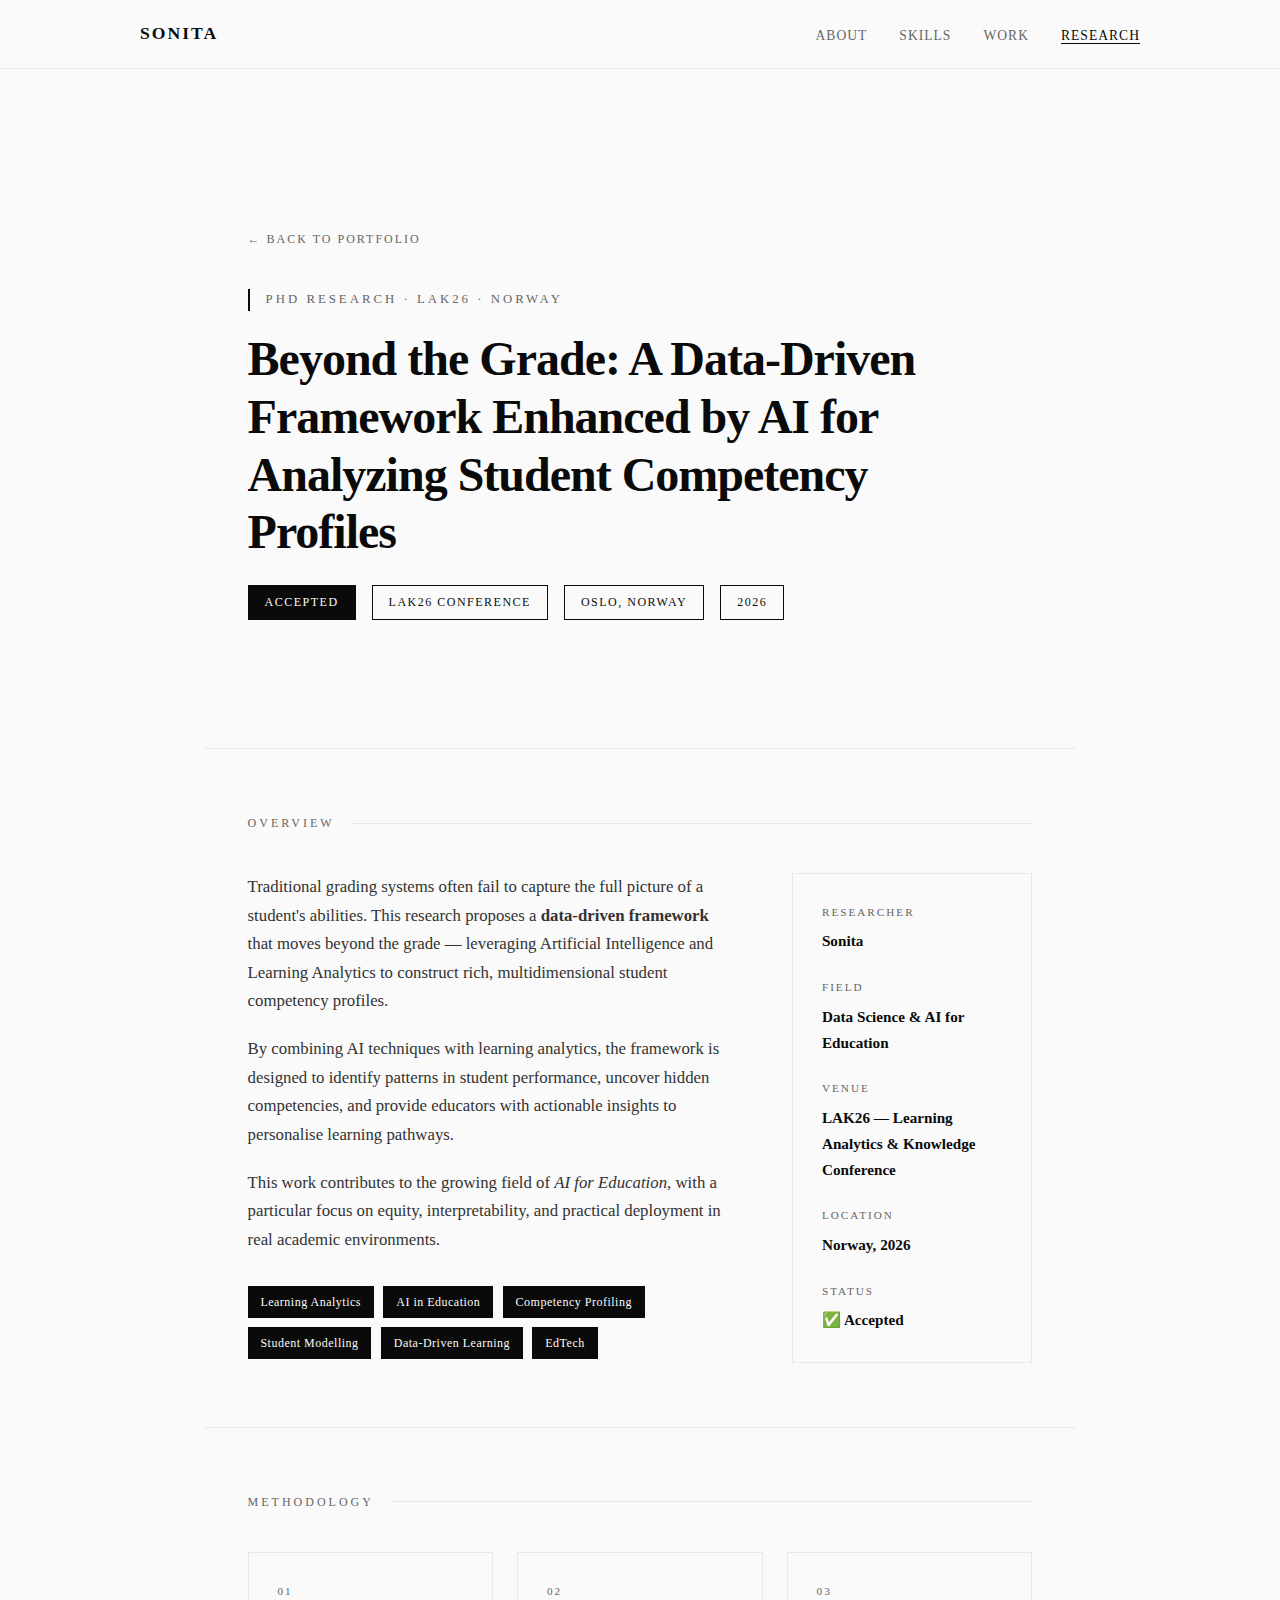
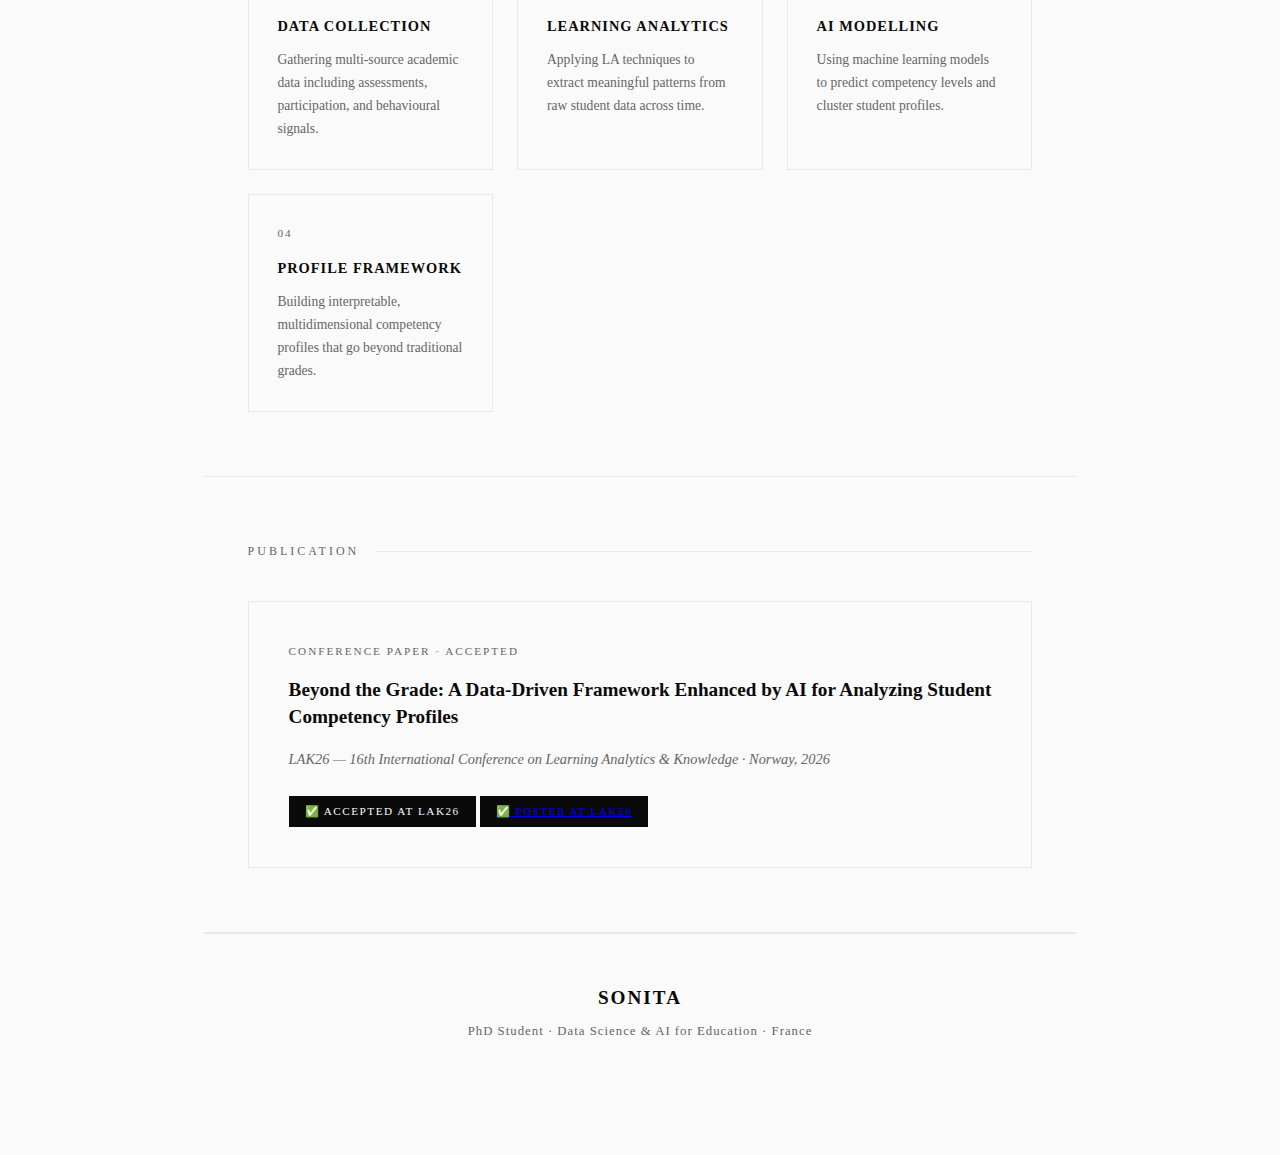
<file: research_page.html>
<!DOCTYPE html>
<html lang="en">
<head>
  <meta charset="UTF-8"/>
  <meta name="viewport" content="width=device-width, initial-scale=1.0"/>
  <title>Research — Sonita</title>
  <style>
    *{margin:0;padding:0;box-sizing:border-box;}
    :root{--black:#0a0a0a;--white:#fafafa;--gray:#666;--light:#e8e8e8;}
    html{scroll-behavior:smooth;}
    body{font-family:'Georgia',serif;background:var(--white);color:var(--black);line-height:1.7;}

    /* NAV */
    nav{position:fixed;top:0;left:0;right:0;z-index:100;background:var(--white);border-bottom:1px solid var(--light);padding:1.2rem 5%;}
    .nav-inner{max-width:1000px;margin:0 auto;display:flex;justify-content:space-between;align-items:center;}
    .nav-logo{font-size:1.1rem;font-weight:700;letter-spacing:2px;text-transform:uppercase;text-decoration:none;color:var(--black);}
    .nav-links{display:flex;gap:2rem;list-style:none;}
    .nav-links a{text-decoration:none;color:var(--gray);font-size:0.85rem;letter-spacing:1px;text-transform:uppercase;transition:color .2s;}
    .nav-links a:hover{color:var(--black);}
    .nav-links a.active{color:var(--black);border-bottom:1.5px solid var(--black);}

    /* HERO */
    .page-hero{max-width:1000px;margin:0 auto;padding:10rem 5% 5rem;}
    .back-link{font-size:0.75rem;letter-spacing:2px;text-transform:uppercase;color:var(--gray);text-decoration:none;display:inline-flex;align-items:center;gap:.5rem;margin-bottom:2.5rem;transition:color .2s;}
    .back-link:hover{color:var(--black);}
    .page-tag{font-size:0.8rem;letter-spacing:3px;text-transform:uppercase;color:var(--gray);margin-bottom:1.2rem;border-left:2px solid var(--black);padding-left:1rem;}
    .page-title{font-size:clamp(1.8rem,4vw,3rem);font-weight:700;line-height:1.2;letter-spacing:-1px;max-width:750px;margin-bottom:1.5rem;}
    .page-meta{display:flex;flex-wrap:wrap;gap:1rem;margin-bottom:3rem;}
    .meta-badge{font-size:0.75rem;letter-spacing:1.5px;text-transform:uppercase;border:1px solid var(--black);padding:.4rem 1rem;color:var(--black);}
    .meta-badge.filled{background:var(--black);color:var(--white);}

    hr.divider{max-width:1000px;margin:0 auto;border:none;border-top:1px solid var(--light);}

    /* SECTIONS */
    section{max-width:1000px;margin:0 auto;padding:4rem 5%;}
    .section-label{font-size:0.75rem;letter-spacing:3px;text-transform:uppercase;color:var(--gray);margin-bottom:2.5rem;display:flex;align-items:center;gap:1rem;}
    .section-label::after{content:'';flex:1;height:1px;background:var(--light);}

    /* OVERVIEW */
    .overview-grid{display:grid;grid-template-columns:2fr 1fr;gap:4rem;align-items:start;}
    .overview-text p{font-size:1.05rem;color:#333;margin-bottom:1.2rem;}
    .info-card{border:1px solid var(--light);padding:1.8rem;}
    .info-item{margin-bottom:1.5rem;}
    .info-item:last-child{margin-bottom:0;}
    .info-label{font-size:0.7rem;letter-spacing:2px;text-transform:uppercase;color:var(--gray);margin-bottom:.4rem;}
    .info-value{font-size:0.95rem;font-weight:700;color:var(--black);}
    .info-value a{color:var(--black);text-decoration:underline;}

    /* KEYWORDS */
    .keywords{display:flex;flex-wrap:wrap;gap:.6rem;margin-top:2rem;}
    .kw{font-size:0.75rem;padding:.35rem .8rem;background:var(--black);color:var(--white);letter-spacing:.5px;}

    /* METHODOLOGY */
    .method-grid{display:grid;grid-template-columns:repeat(auto-fit,minmax(200px,1fr));gap:1.5rem;}
    .method-card{border:1px solid var(--light);padding:1.8rem;transition:border-color .3s;}
    .method-card:hover{border-color:var(--black);}
    .method-num{font-size:0.7rem;letter-spacing:2px;color:var(--gray);margin-bottom:.8rem;}
    .method-title{font-size:0.9rem;font-weight:700;text-transform:uppercase;letter-spacing:1px;margin-bottom:.6rem;}
    .method-desc{font-size:0.85rem;color:var(--gray);}

    /* PUBLICATION */
    .pub-card{border:1px solid var(--light);padding:2.5rem;transition:border-color .3s;}
    .pub-card:hover{border-color:var(--black);}
    .pub-type{font-size:0.7rem;letter-spacing:2px;text-transform:uppercase;color:var(--gray);margin-bottom:1rem;}
    .pub-title{font-size:1.2rem;font-weight:700;line-height:1.4;margin-bottom:1rem;}
    .pub-venue{font-size:0.9rem;color:var(--gray);font-style:italic;margin-bottom:1.5rem;}
    .pub-status{display:inline-block;font-size:0.7rem;letter-spacing:1.5px;text-transform:uppercase;padding:.4rem 1rem;background:var(--black);color:var(--white);}

    /* FOOTER */
    footer{border-top:1px solid var(--light);padding:3rem 5%;text-align:center;}
    .footer-inner{max-width:1000px;margin:0 auto;}
    .footer-name{font-size:1.2rem;font-weight:700;letter-spacing:2px;text-transform:uppercase;margin-bottom:.4rem;}
    .footer-sub{font-size:0.8rem;color:var(--gray);letter-spacing:1px;}

    @media(max-width:700px){
      .overview-grid{grid-template-columns:1fr;}
      .nav-links{gap:1rem;}
    }
  </style>
</head>
<body>
<section id="research">
<!-- NAV -->
<nav>
  <div class="nav-inner">
    <a href="index.html" class="nav-logo">Sonita</a>
    <ul class="nav-links">
      <li><a href="index.html#about">About</a></li>
      <li><a href="index.html#skills">Skills</a></li>
      <li><a href="index.html#work">Work</a></li>
      <li><a href="research.html" class="active">Research</a></li>
    </ul>
  </div>
</nav>

<!-- PAGE HERO -->
<div class="page-hero">
  <a href="index.html" class="back-link">← Back to Portfolio</a>
  <div class="page-tag">PhD Research · LAK26 · Norway</div>
  <h1 class="page-title">Beyond the Grade: A Data-Driven Framework Enhanced by AI for Analyzing Student Competency Profiles</h1>
  <div class="page-meta">
    <span class="meta-badge filled">Accepted</span>
    <span class="meta-badge">LAK26 Conference</span>
    <span class="meta-badge">Oslo, Norway</span>
    <span class="meta-badge">2026</span>
  </div>
</div>

<hr class="divider"/>

<!-- OVERVIEW -->
<section id="overview">
  <div class="section-label">Overview</div>
  <div class="overview-grid">
    <div class="overview-text">
      <p>Traditional grading systems often fail to capture the full picture of a student's abilities. This research proposes a <strong>data-driven framework</strong> that moves beyond the grade — leveraging Artificial Intelligence and Learning Analytics to construct rich, multidimensional student competency profiles.</p>
      <p>By combining AI techniques with learning analytics, the framework is designed to identify patterns in student performance, uncover hidden competencies, and provide educators with actionable insights to personalise learning pathways.</p>
      <p>This work contributes to the growing field of <em>AI for Education</em>, with a particular focus on equity, interpretability, and practical deployment in real academic environments.</p>
      <div class="keywords">
        <span class="kw">Learning Analytics</span>
        <span class="kw">AI in Education</span>
        <span class="kw">Competency Profiling</span>
        <span class="kw">Student Modelling</span>
        <span class="kw">Data-Driven Learning</span>
        <span class="kw">EdTech</span>
      </div>
    </div>
    <div class="info-card">
      <div class="info-item">
        <div class="info-label">Researcher</div>
        <div class="info-value">Sonita</div>
      </div>
      <div class="info-item">
        <div class="info-label">Field</div>
        <div class="info-value">Data Science & AI for Education</div>
      </div>
      <div class="info-item">
        <div class="info-label">Venue</div>
        <div class="info-value">LAK26 — Learning Analytics & Knowledge Conference</div>
      </div>
      <div class="info-item">
        <div class="info-label">Location</div>
        <div class="info-value">Norway, 2026</div>
      </div>
      <div class="info-item">
        <div class="info-label">Status</div>
        <div class="info-value">✅ Accepted</div>
      </div>
    </div>
  </div>
</section>

<hr class="divider"/>

<!-- METHODOLOGY -->
<section id="methodology">
  <div class="section-label">Methodology</div>
  <div class="method-grid">
    <div class="method-card">
      <div class="method-num">01</div>
      <div class="method-title">Data Collection</div>
      <div class="method-desc">Gathering multi-source academic data including assessments, participation, and behavioural signals.</div>
    </div>
    <div class="method-card">
      <div class="method-num">02</div>
      <div class="method-title">Learning Analytics</div>
      <div class="method-desc">Applying LA techniques to extract meaningful patterns from raw student data across time.</div>
    </div>
    <div class="method-card">
      <div class="method-num">03</div>
      <div class="method-title">AI Modelling</div>
      <div class="method-desc">Using machine learning models to predict competency levels and cluster student profiles.</div>
    </div>
    <div class="method-card">
      <div class="method-num">04</div>
      <div class="method-title">Profile Framework</div>
      <div class="method-desc">Building interpretable, multidimensional competency profiles that go beyond traditional grades.</div>
    </div>
  </div>
</section>

<hr class="divider"/>

<!-- PUBLICATION -->
<section id="publication">
  <div class="section-label">Publication</div>
  <div class="pub-card">
    <div class="pub-type">Conference Paper · Accepted</div>
    <div class="pub-title">Beyond the Grade: A Data-Driven Framework Enhanced by AI for Analyzing Student Competency Profiles</div>
    <div class="pub-venue">LAK26 — 16th International Conference on Learning Analytics & Knowledge · Norway, 2026</div>
    <span class="pub-status">✅ Accepted at LAK26</span>
    <span class="pub-status"><a href="lak26_poster_v2.html#poster">✅ Poster at LAK26</a></span>
  </div>
</section>

<hr class="divider"/>

<!-- FOOTER -->
<footer>
  <div class="footer-inner">
    <div class="footer-name">Sonita</div>
    <div class="footer-sub">PhD Student · Data Science & AI for Education · France</div>
  </div>
</footer>

</body>
</html>
</file>
<file: styles.css>
body {
    font-family: 'Roboto', sans-serif;
    margin: 0;
    padding: 0;
    background-color: #f4f4f4;
    display: flex;
    flex-direction: column;
    height: 100vh; /* Full height of the viewport */
}

header {
    background-color: #333;
    color: white;
    padding: 20px;
    text-align: center;
    flex-shrink: 0; /* Prevent header from shrinking */
}

header h1 {
    font-family: 'Khmer OS Moul', sans-serif;
}

section {
    padding: 20px;
    margin: 10px;
    background-color: white;
    border-radius: 8px;
    box-shadow: 0px 0px 10px rgba(0, 0, 0, 0.1);
    flex-grow: 1; /* Allow sections to take remaining space */
}

section h2 {
    color: #333;
}

footer {
    background-color: #333;
    color: white;
    text-align: center;
    padding: 10px;
    flex-shrink: 0; /* Prevent footer from shrinking */
}

.content {
    display: flex;
    justify-content: space-between;
    flex-wrap: wrap;
}

.card {
    background-color: #fff;
    width: 30%;
    margin: 10px;
    padding: 20px;
    border-radius: 8px;
    box-shadow: 0px 0px 10px rgba(0, 0, 0, 0.1);
}

.card h3 {
    margin-bottom: 10px;
}

.card p {
    color: #555;
}

.contact-info p {
    font-size: 1.1rem;
}

@media(max-width: 768px) {
    .card {
        width: 100%;
    }
}
</file>
